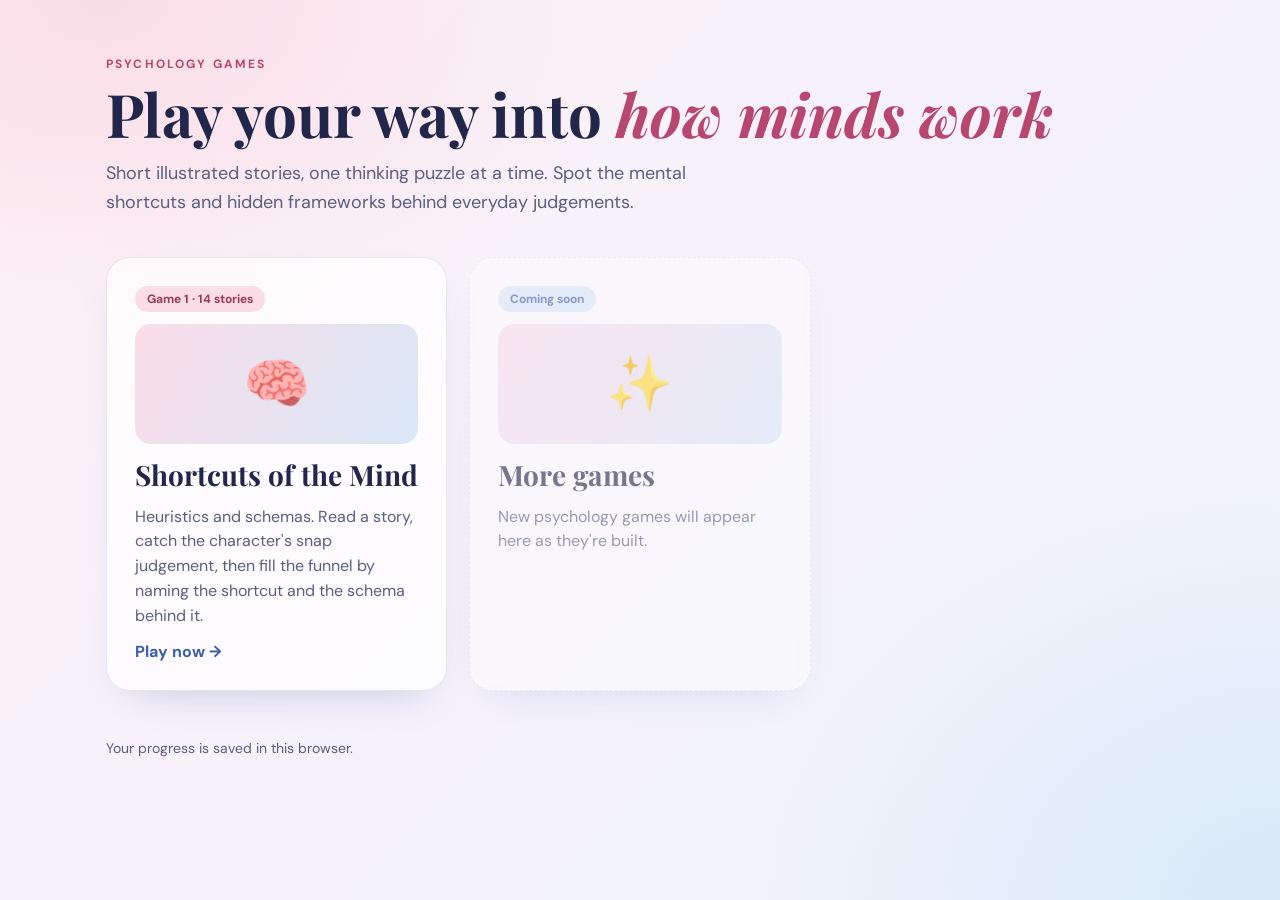
<file: index.html>
<!doctype html>
<html lang="en">
<head>
<meta charset="utf-8">
<meta name="viewport" content="width=device-width, initial-scale=1">
<title>Psychology Games</title>
<link rel="preconnect" href="https://fonts.googleapis.com">
<link href="https://fonts.googleapis.com/css2?family=Playfair+Display:wght@500;600;700&family=DM+Sans:wght@400;500;600;700&display=swap" rel="stylesheet">
<style>
:root{--ink:#22264B;--ink2:#5A5F80;--rose:#B8476F;--rose-d:#9A3A5D;--blue:#3D5DA8;--line:rgba(34,38,75,.10)}
*{box-sizing:border-box}
html,body{margin:0;min-height:100%}
body{font-family:"DM Sans",system-ui,sans-serif;color:var(--ink);
 background:radial-gradient(900px 600px at 8% 0%,#FADDE7 0%,transparent 60%),
 radial-gradient(900px 700px at 100% 100%,#D9E8F8 0%,transparent 60%),
 linear-gradient(135deg,#FDF2F6 0%,#F5F1FA 50%,#EDF4FC 100%);background-attachment:fixed}
.wrap{max-width:1100px;margin:0 auto;padding:56px 16px 64px}
.eyebrow{letter-spacing:.18em;text-transform:uppercase;font-size:12px;font-weight:700;color:var(--rose)}
h1{font-family:"Playfair Display",Georgia,serif;font-size:clamp(36px,6vw,60px);line-height:1.05;margin:10px 0 14px}
h1 em{color:var(--rose);font-style:italic}
.lede{font-size:18px;line-height:1.6;color:var(--ink2);max-width:640px;margin:0 0 40px}
.grid{display:grid;grid-template-columns:repeat(auto-fill,minmax(280px,1fr));gap:22px}
.tile{position:relative;display:flex;flex-direction:column;gap:12px;padding:28px;border-radius:24px;text-decoration:none;color:inherit;
 background:rgba(255,255,255,.72);border:1px solid var(--line);box-shadow:0 18px 40px -24px rgba(61,93,168,.35);
 backdrop-filter:blur(6px);transition:transform .25s ease,box-shadow .25s ease}
a.tile:hover{transform:translateY(-4px);box-shadow:0 26px 50px -24px rgba(184,71,111,.45)}
.badge{align-self:flex-start;font-size:12px;font-weight:700;padding:5px 12px;border-radius:999px;background:#FADDE7;color:var(--rose-d)}
.tile h2{font-family:"Playfair Display",Georgia,serif;font-size:28px;margin:0}
.tile p{margin:0;line-height:1.55;color:var(--ink2)}
.art{height:120px;border-radius:16px;background:linear-gradient(120deg,#FADDE7,#D9E8F8);display:grid;place-items:center;font-size:54px}
.go{margin-top:auto;font-weight:700;color:var(--blue)}
.soon{opacity:.6;border-style:dashed}
.soon .badge{background:#D9E8F8;color:var(--blue)}
footer{margin-top:48px;color:var(--ink2);font-size:14px}
</style>
</head>
<body>
<div class="wrap">
 <div class="eyebrow">Psychology Games</div>
 <h1>Play your way into <em>how minds work</em></h1>
 <p class="lede">Short illustrated stories, one thinking puzzle at a time. Spot the mental shortcuts and hidden frameworks behind everyday judgements.</p>
 <div class="grid">
  <a class="tile" href="heuristics/index.html">
   <span class="badge">Game 1 · 14 stories</span>
   <div class="art" aria-hidden="true">🧠</div>
   <h2>Shortcuts of the Mind</h2>
   <p>Heuristics and schemas. Read a story, catch the character's snap judgement, then fill the funnel by naming the shortcut and the schema behind it.</p>
   <span class="go">Play now →</span>
  </a>
  <div class="tile soon">
   <span class="badge">Coming soon</span>
   <div class="art" aria-hidden="true">✨</div>
   <h2>More games</h2>
   <p>New psychology games will appear here as they're built.</p>
  </div>
 </div>
 <footer>Your progress is saved in this browser.</footer>
</div>
</body>
</html>
</file>
